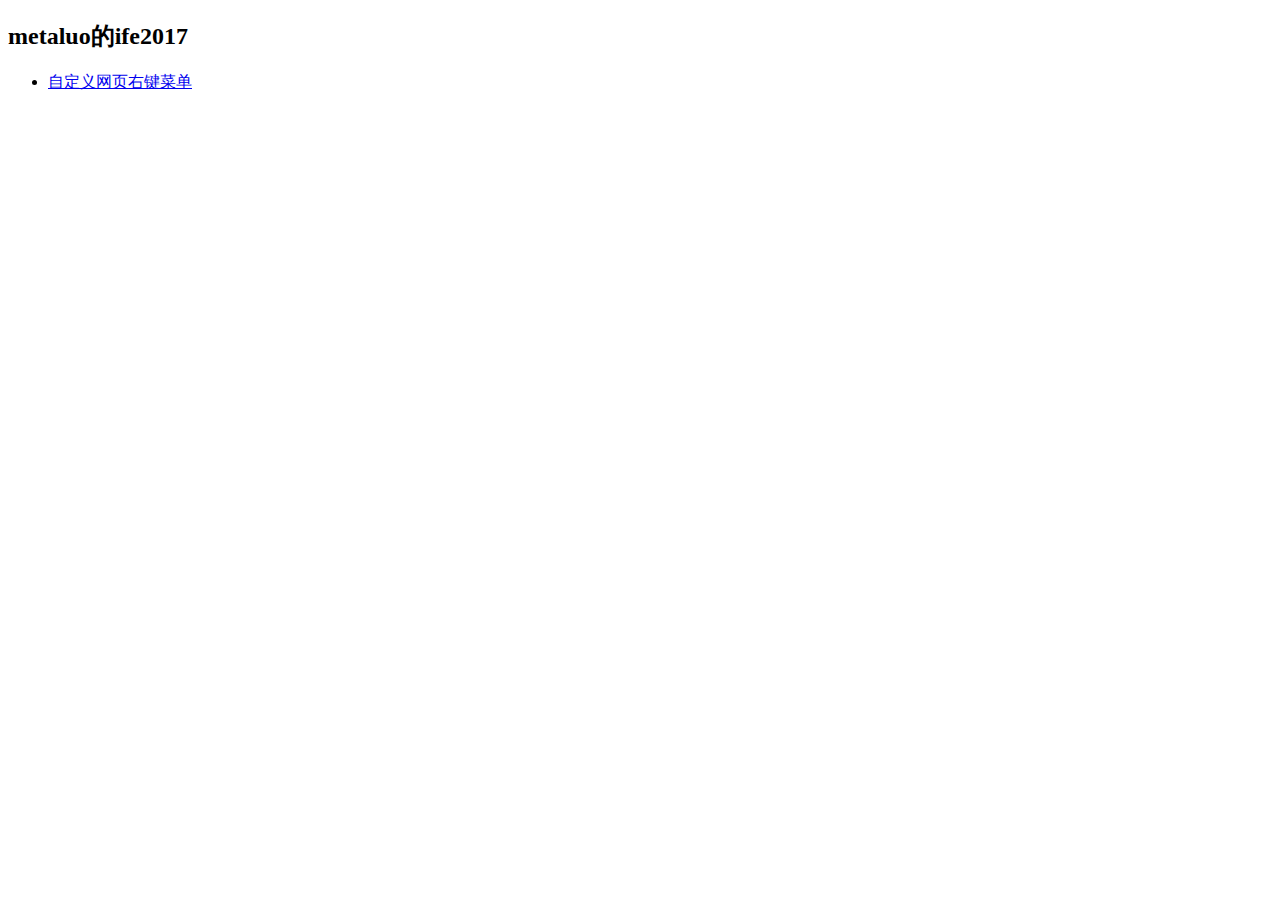
<file: index.html>
<!doctype html>
<html lang="en">
<head>
    <meta charset="UTF-8">
    <meta name="viewport"
          content="width=device-width, user-scalable=no, initial-scale=1.0, maximum-scale=1.0, minimum-scale=1.0">
    <meta http-equiv="X-UA-Compatible" content="ie=edge">
    <title>metaluo</title>
</head>
<body>
    <h2>metaluo的ife2017</h2>
    <ul>
        <li><a href="./menu/index.html">自定义网页右键菜单</a></li>
    </ul>
</body>
</html>
</file>
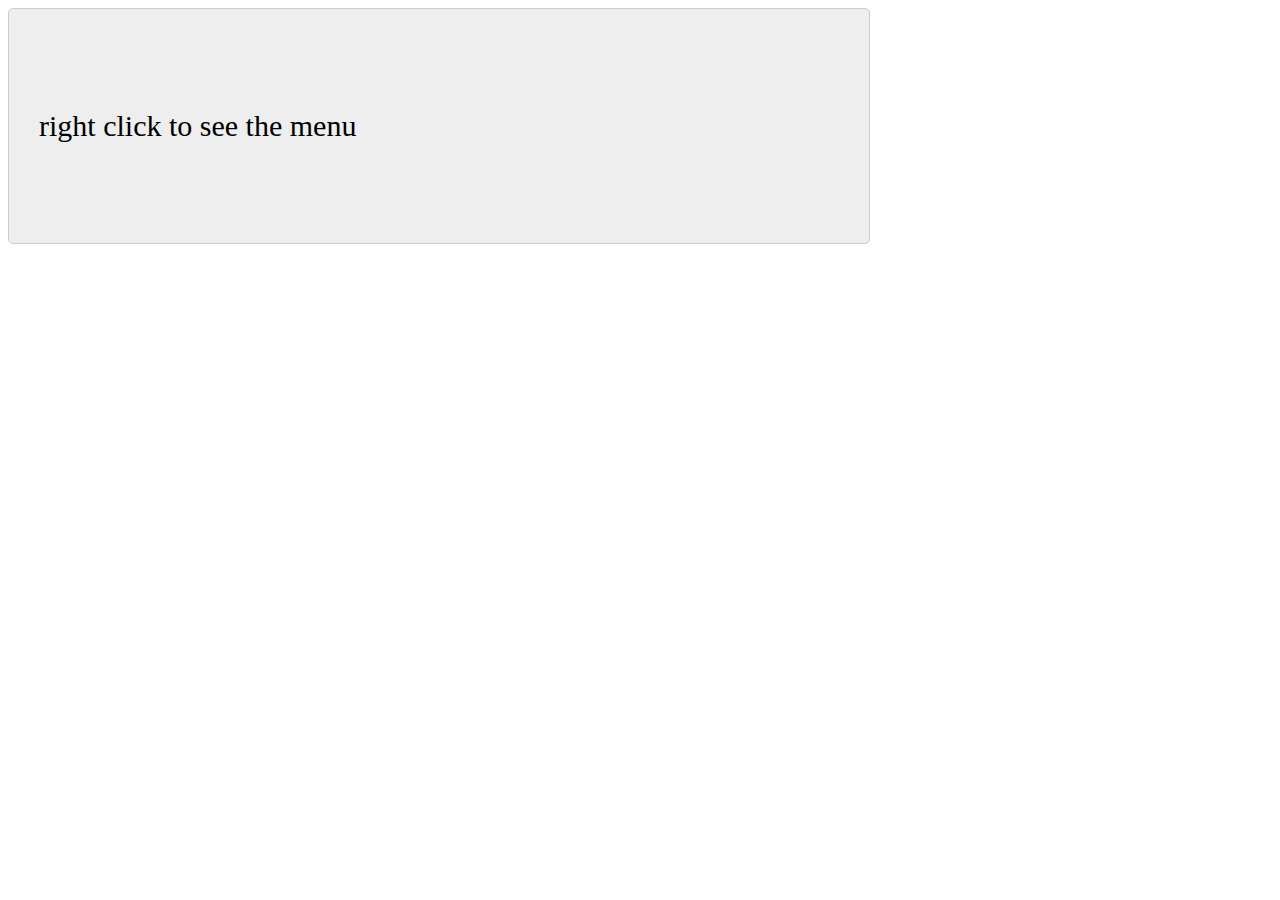
<file: menu/index.html>
<!--by metaluo-->
<!DOCTYPE html>
<html lang="en">
<head>
    <meta charset="UTF-8">
    <title>右键菜单</title>
    <style type="text/css">
        #title {
            width: 800px;
            border-radius: 5px;
            border: 1px solid #ccc;
            background-color: #eee;
            font-size: 30px;
            padding: 100px 30px;
        }

        #menu {
            width: 300px;
            line-height: 40px;
            border: 2px solid #ccc;
            border-radius: 3px;
            font-size: 25px;
            position: absolute;
            left: 0;
            top: 0;
            background-color: #fff;
        }

        #menu ul {
            list-style: none;
        }

        .hide {
            display: none;
        }
    </style>
</head>
<body>
<div id='title'>right click to see the menu</div>
<div id='menu' class="hide">
    <ul>
        <li>Menu Item 1</li>
        <li>Menu Item 2</li>
    </ul>
</div>
<script type="text/javascript">
    window.utils = {};
    //捕获坐标
    window.utils.captureMouse = function (element, event) {
        var mouse = {x: 0, y: 0};
        var x, y;
        if (event.pageX || event.pageY) {
            x = event.pageX;
            y = event.pageY;
        } else {
            x = event.clientX + document.body.scrollLeft + document.documentElement.scrollLeft;
            y = event.clientY + document.body.scrollTop + document.documentElement.scrollTop;
        }
        mouse.x = x;
        mouse.y = y;
        return mouse;
    };
    window.utils.distance = function (element, e, target) {
        var p,
                w = element.clientWidth,
                h = element.clientHeight,
                x = utils.captureMouse(element, e).x,
                y = utils.captureMouse(element, e).y,
                tw = target.clientWidth,
                th = target.clientHeight;
        if (x + tw >= w && y + th >= h && y >= th) {
            p = 1;
        } else if (x + tw < w && y + th >= h && y >= th) {
            p = 2;
        } else if (x + tw >= w && y + th < h) {
            p = 3;
        } else if (x + tw >= w && y + th >= h && y < th) {
            p = 5
        } else {
            p = 4;
        }
        return p
    };

    document.getElementById('title').addEventListener('contextmenu', function (e) {
        e.preventDefault();
        var
                title = document.getElementById('title'),
                menu = document.getElementById('menu'),
                mouse = utils.captureMouse(title, e),
                x = mouse.x,
                y = mouse.y;
        menu.style.left = x + 'px';
        menu.style.top = y + 'px';
        menu.className = '';
        var p = utils.distance(title, e, menu);
        if (p === 1) {
            menu.style.left = x - menu.clientWidth + 'px';
            menu.style.top = y - menu.clientHeight + 'px';
        } else if (p === 2) {
            menu.style.left = x + 'px';
            menu.style.top = y - menu.clientHeight + 'px';
        } else if (p === 3) {
            menu.style.left = x - menu.clientWidth + 'px';
            menu.style.top = y + 'px';
        } else if (p === 5) {
            menu.className = 'hide';
            alert('这边让我很为难0.0');
        } else {
            menu.style.left = x + 'px';
            menu.style.top = y + 'px';
        }
    })
</script>
</body>
</html>
</file>
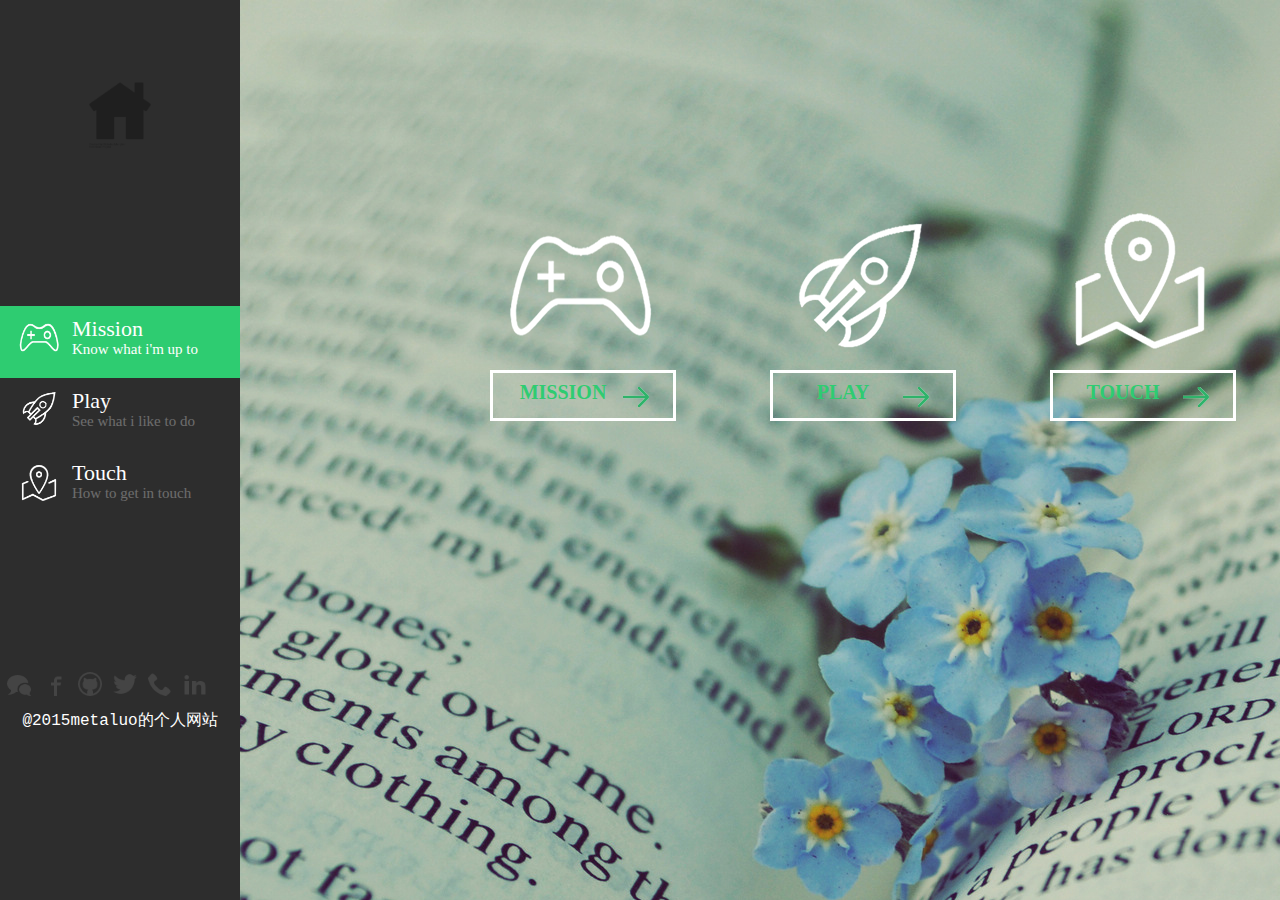
<file: mywebpage~/index.html>
<!--
    Author: Meta Luo
    Date: 2015/11/13
-->

<!DOCTYPE html>
<html>
<head lang="en">
    <meta charset="UTF-8">
    <title>metaluo的世界</title>
    <link href="style.css" rel="stylesheet" type="text/css">
    <script src="jquery-2.1.4.min.js"></script>
    <script src="mystyle.js"></script>
</head>
<body>
    <div class="leftdiv">
       <div class="lefthead">
           <a href="#"><img src="noun_17050_cc.png"></a>
       </div>
        <div class="leftguide">
            <ul>
                <li><a href="#" id="lefta1"><img src="mission.png"><span class="main-item">Mission</span><span class="sub-item">Know what i'm up to</span></a></li>
                <li><a href="#" id="lefta2"><img src="play.png"><span class="main-item">Play</span><span class="sub-item">See what i like to do</span> </a></li>
                <li><a href="#" id="lefta3"><img src="touch.png"><span class="main-item">Touch</span><span class="sub-item">How to get in touch</span></a></li>
            </ul>
        </div>
        <div class="touchme">
            <ul>
                <li><a href="#"><img src="icoPNG/bubbles.png"><img class="img2" src="icoPNG/bubbles1.png"></a></li>
                <li><a href="#"><img src="icoPNG/facebook.png"><img class="img2" src="icoPNG/facebook1.png"></a></li>
                <li><a href="#"><img src="icoPNG/github4.png"><img class="img2" src="icoPNG/github1.png"></a></li>
                <li><a href="#"><img src="icoPNG/twitter.png"><img class="img2" src="icoPNG/twitter1.png"></a></li>
                <li><a href="#"><img src="icoPNG/phone.png"><img class="img2" src="icoPNG/phone1.png"></a></li>
                <li><a href="#"><img src="icoPNG/linkedin2.png"><img class="img2" src="icoPNG/linkedin1.png"></a></li>
            </ul>
        </div>
        <footer>@2015metaluo的个人网站</footer>
    </div>
    <div class="rightdiv">
        <div class="guide">
            <div class="link">
                <span class="ico ico1">
                </span>
                <div class="box">
                    <a class="button" href="#"><span class="mainname">MISSION</span><span class="sub-name"></span>
                    <span class="topbox"></span><span class="leftbox"></span><span class="bottombox"></span><span class="rightbox"></span>
                    </a>
                </div>
            </div>
            <div class="link">
                <div class="ico ico2">
                </div>
                <div class="box">
                    <a class="button" href="#"><span class="mainname">PLAY</span><span class="sub-name"></span>
                        <span class="topbox"></span><span class="leftbox"></span><span class="bottombox"></span><span class="rightbox"></span></a>
                </div>
            </div>
            <div class="link">
                <div class="ico ico3">
                </div>
                <div class="box">
                    <a class="button" href="#"><span class="mainname">TOUCH</span><span class="sub-name"></span>
                        <span class="topbox"></span><span class="leftbox"></span><span class="bottombox"></span><span class="rightbox"></span></a>
                </div>
            </div>
        </div>
    </div>
</body>
</html>
</file>
<file: mywebpage~/style.css>
*{
    margin: 0;
    padding: 0;
}
body,html{
    width: 100%;
    height: 100%;
    background: url("425430.jpg");
}
.leftdiv{
    width: 240px;
    height: 100%;
    float: left;
    background-color:#2D2D2D;
}
.lefthead{
  width: 30%;
    margin: 80px auto;
    transition:all 0.5s;
    -webkit-transition: all 0.5s;
    -o-transition:all 0.5s
    -moz-transition:all 0.5s
}
.lefthead img{
    width: 100%;
    opacity: 0.3;
}
.lefthead:hover{
    transform: rotate(360deg) scale(1.5);
    -webkit-transform: rotate(360deg) scale(1.5);
    -moz-transform: rotate(360deg) scale(1.5);
    -ms-transform: rotate(360deg) scale(1.5);
    -o-transform: rotate(360deg) scale(1.5);
}
.leftguide{
    width: 100%;
    margin-top: 150px;
}
.leftguide ul{
    width: 100%;
}
.leftguide li{
    width: 100%;
    padding: 0;
    position: relative;
}
.leftguide a{
    width: 100%;
    height: 72px;
    display: block;
    text-decoration: none;
}
.leftguide img{
    width: 20%;
    margin: 10px 15px;
    transition:all 0.5s;
    -webkit-transition: all 0.5s;
    -o-transition:all 0.5s
    -moz-transition:all 0.5s
}
.leftguide a:hover img{
    transform: rotate(360deg);
    -webkit-transform: rotate(360deg);
    -moz-transform: rotate(360deg);
    -ms-transform: rotate(360deg);
    -o-transform: rotate(360deg);
}
.main-item{
    display: block;
    width: 100%;
    position: absolute;
    left: 30%;
    top: 10px;
    color: white;
    font-size: 22px;
    font-family:Microsoft YaHei;
}
.sub-item{
    display: block;
    width: 100%;
    position: absolute;
    left: 30%;
    top: 35px;
    color: white;
    font-size: 15px;
    opacity: 0.3;
    font-family:Microsoft YaHei;
}
.touchme{
    margin-top: 150px;
    width: 100%;
}
.touchme ul{
    width: 100%;
}
.touchme li{
    display: inline-block;
    width: 10%;
    margin-left: 3%;
    position: relative;

}
.touchme img{
    width: 100%;
}
.touchme .img2{
position: absolute;
    left: 0;
    top: 0;
    opacity: 0;
    transition: all 0.2s linear;
    -webkit-transition:all 0.2s linear;
    -o-transition: all 0.2s linear;
    -moz-transition:all 0.2s linear;
}
.touchme li:hover .img2{
    opacity: 1;
}
footer{
   text-align: center;
    color: white;
    margin-top: 10px;
    font-family: Consolas, "Liberation Mono", Courier, monospace;
}
.rightdiv{
     width: 1000px;
     height: 100%;
     float: left;
 }
.guide{
    width: 100%;
    height: 220px;
     margin-top: 200px;
    margin-left: 250px;
    text-align: center;
 }
.link{
    width:180px;
    height: 220px;
    float: left;
    margin-right: 10%;
}
.ico{
display: block;
    width: 180px;
    height: 170px;
    transition: all 0.2s linear;
    -webkit-transition: all 0.2s linear;
    -o-transition: all 0.2s linear;
    -moz-transition: all 0.2s linear;
}
.ico:hover{
    transform: rotate(360deg) scale(1.3);
    -webkit-transform: rotate(360deg) scale(1.3);
    -o-transform: rotate(360deg) scale(1.3);
    -moz-transform: rotate(360deg) scale(1.3);
}
.ico1{
    background: url("mission.png") no-repeat center center;
}
.ico2{
    background: url("play.png") no-repeat center center;
}
.ico3{
    background: url("touch.png") no-repeat center center;
}
.box a{
    display: block;
    width: 180px;
    height: 45px;
    border: 3px solid white;
    text-decoration: none;
    position: relative;
}
.box a:hover .sub-name{
    transform: translate(15px);
    -webkit-transform: translate(15px);
}
.mainname{
    display: block;
    color: #2ecc71;
    font-family: Microsoft YaHei;
    font-size: 20px;
    font-weight: bold;
    margin-right: 40px;
    margin-top: 8px;
}
.sub-name{
    display: block;
    width: 26px;
    height: 20px;
    background: url("allow.png");
    position: absolute;
    left: 130px;
    top: 14px;
    transition: all 0.2s linear;
    -webkit-transition: all 0.2s linear;
}
.leftbox{
    position: absolute;
    left: -110%;
    top:-3px;
    background-color: white;
    width: 0;
    height: 3px;
    opacity: 0;
    transition: all 0.3s ease-out;
    -webkit-transition: all 0.3s ease-out;
    -o-transition: all 0.3s ease-out;
    -moz-transition: all 0.3s ease-out;
}
.button:hover .leftbox{
    width: 180px;
    left: 0;
    opacity: 1;
}
.topbox{
    position: absolute;
    right: -3px;
    top:-220%;
    background-color: white;
    width: 3px;
    height: 0;
    opacity: 0;
    transition: all 0.3s ease-out;
    -webkit-transition: all 0.3s ease-out;
    -o-transition: all 0.3s ease-out;
    -moz-transition: all 0.3s ease-out;
}
.button:hover .topbox{
    top: 0;
    height: 45px;
    opacity: 1;
}
.rightbox{
    position: absolute;
    right: -110%;
    bottom:-3px;
    background-color: white;
    width: 0;
    height: 3px;
    opacity: 0;
    transition: all 0.3s ease-out;
    -webkit-transition: all 0.3s ease-out;
    -o-transition: all 0.3s ease-out;
    -moz-transition: all 0.3s ease-out;
}
.button:hover .rightbox{
    right: 0;
    width: 180px;
    opacity: 1;
}
.bottombox{
    position: absolute;
    left: -3px;
    bottom:-220%;
    background-color: white;
    width: 3px;
    height: 0;
    opacity: 0;
    transition: all 0.3s ease-out;
    -webkit-transition: all 0.3s ease-out;
    -o-transition: all 0.3s ease-out;
    -moz-transition: all 0.3s ease-out;
}
.button:hover .bottombox{
    bottom: 0;
    height: 45px;
    opacity: 1;
}
</file>
